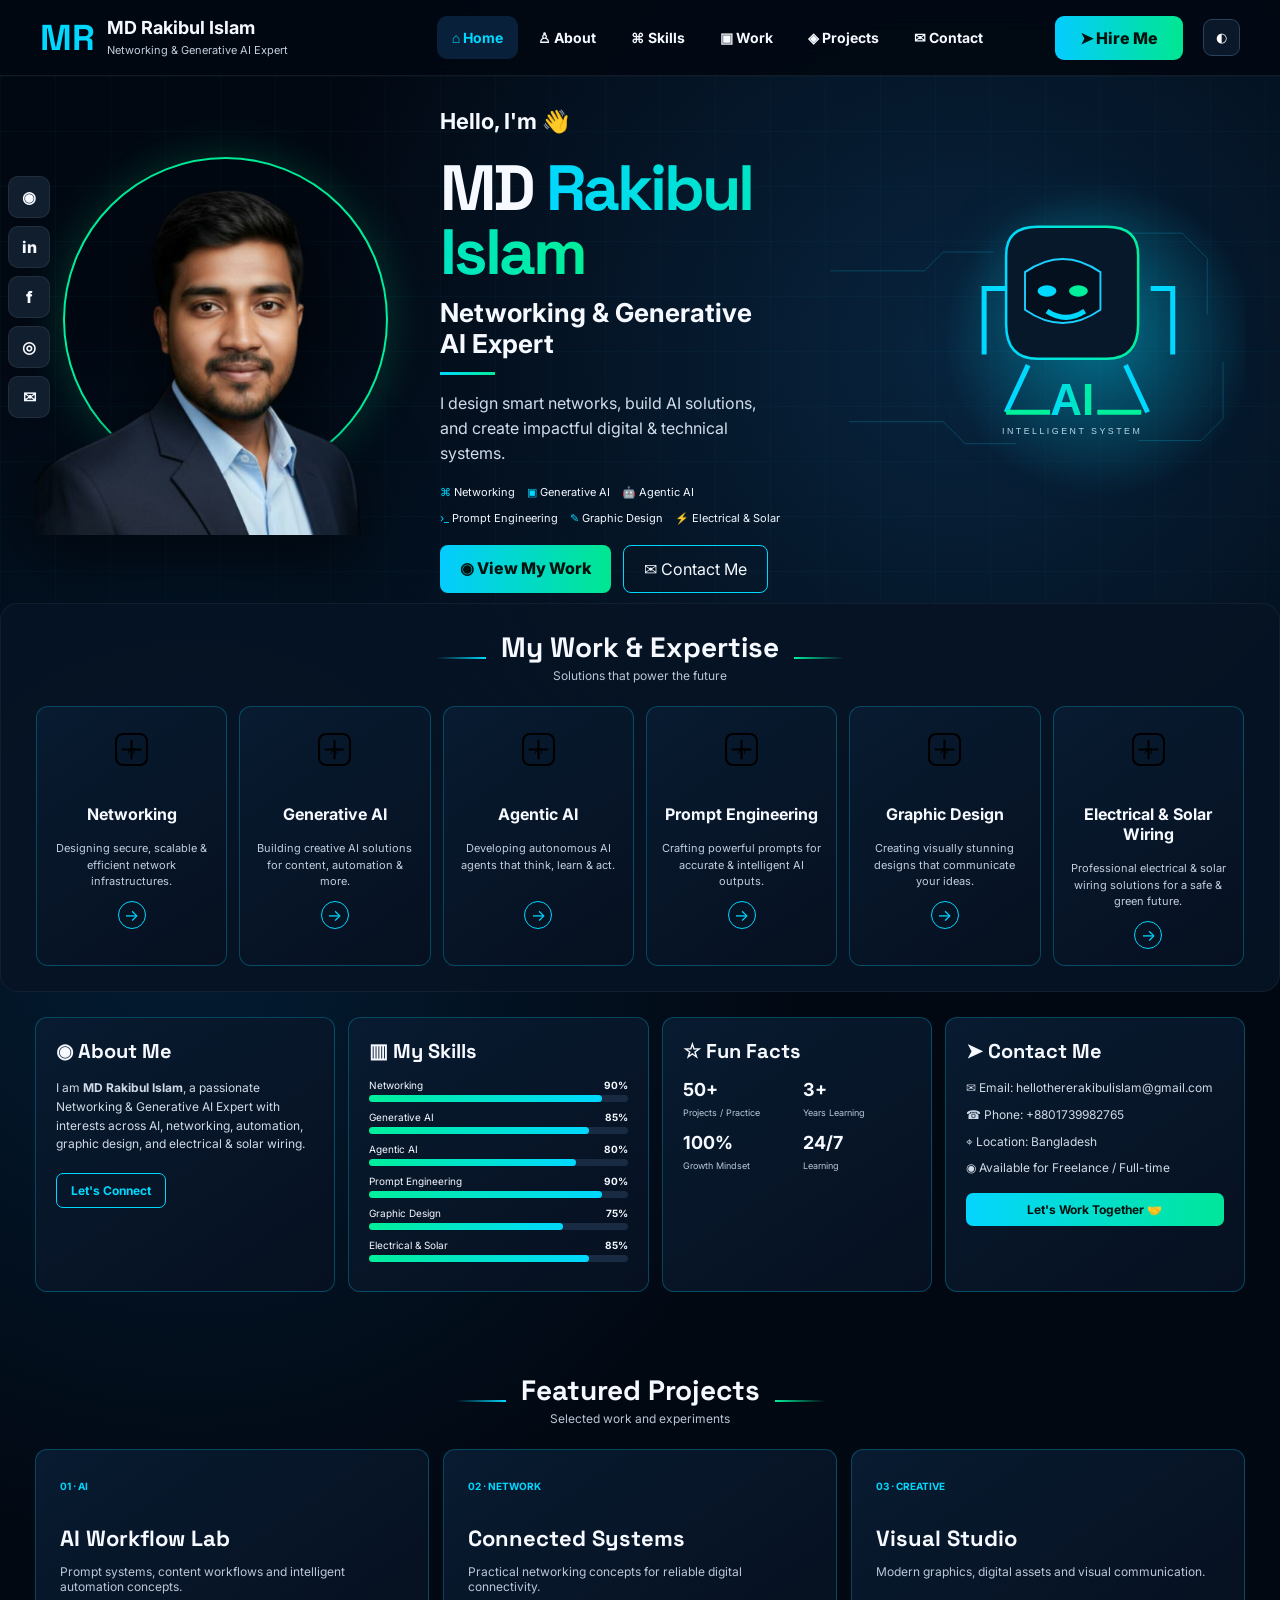
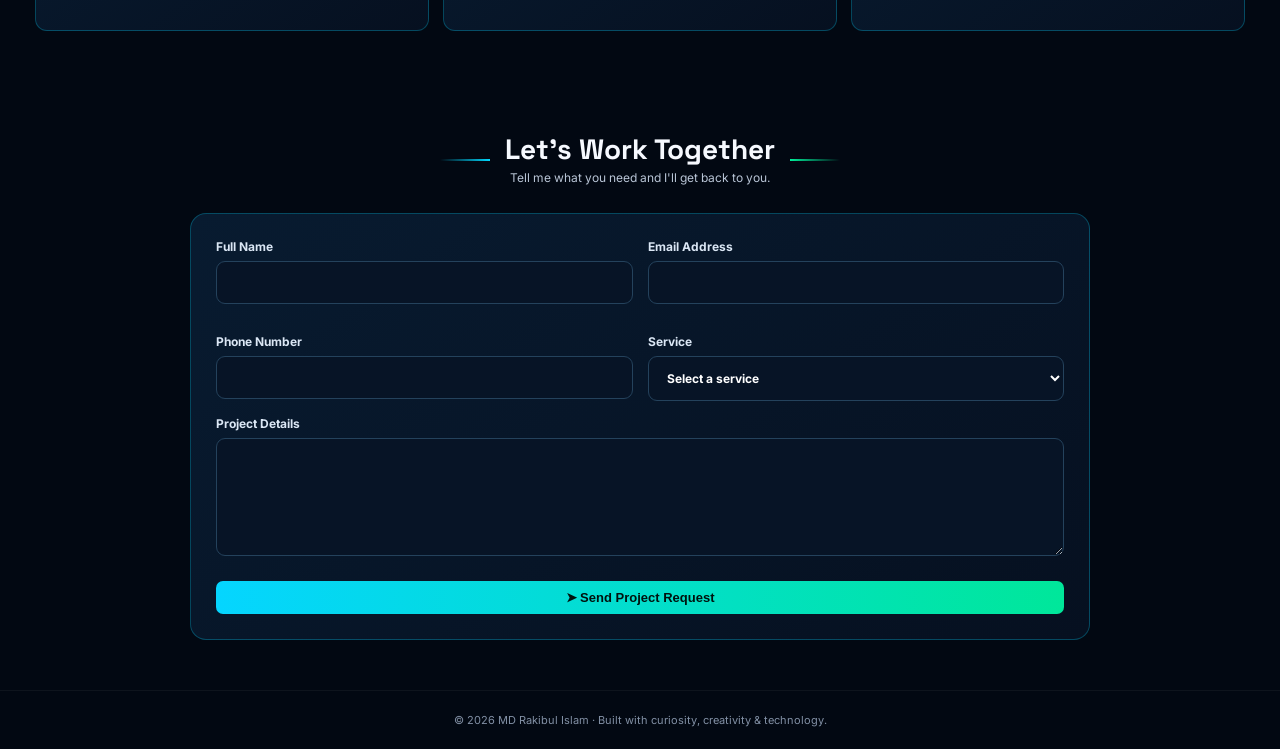
<file: index.html>
<!doctype html><html lang="en"><head><meta charset="utf-8"><meta name="viewport" content="width=device-width,initial-scale=1"><meta name="description" content="MD Rakibul Islam — Networking & Generative AI Expert"><title>MD Rakibul Islam | Networking & Generative AI</title><link rel="icon" href="assets/generative-ai.svg"><link rel="preconnect" href="https://fonts.googleapis.com"><link rel="preconnect" href="https://fonts.gstatic.com" crossorigin><link href="https://fonts.googleapis.com/css2?family=Inter:wght@400;600;700;800&family=Space+Grotesk:wght@500;600;700&display=swap" rel="stylesheet"><link rel="stylesheet" href="style.css"><style>.hire-section{margin-top:20px}.hire-form{max-width:900px;margin:25px auto;padding:25px;background:linear-gradient(145deg,#081b30,#061020);border:1px solid #00d8ff44;border-radius:16px}.form-grid{display:grid;grid-template-columns:1fr 1fr;gap:15px}.hire-form label{display:block;color:#dbe7f5;font-size:12px;font-weight:700;margin-bottom:15px}.hire-form input,.hire-form select,.hire-form textarea{width:100%;margin-top:7px;padding:13px 14px;border:1px solid #24425c;border-radius:9px;background:#071426;color:#fff;outline:none;font:inherit}.hire-form textarea{resize:vertical}.hire-form .contact-btn{cursor:pointer;font-size:13px}@media(max-width:650px){.form-grid{grid-template-columns:1fr}.hire-form{padding:18px}}</style></head><body>
<header class="nav"><a class="brand" href="#home"><span class="logo">MR</span><span><b>MD Rakibul Islam</b><small>Networking & Generative AI Expert</small></span></a><button class="menu">☰</button><nav><a class="active" href="#home">⌂ Home</a><a href="#about">♙ About</a><a href="#skills">⌘ Skills</a><a href="#work">▣ Work</a><a href="#projects">◈ Projects</a><a href="#contact">✉ Contact</a></nav><a class="hire" href="#hire-form">➤ Hire Me</a><button class="theme">◐</button></header>
<main><section id="home" class="hero"><div class="social"><a href="https://github.com/watchrakib" target="_blank">◉</a><a href="#">in</a><a href="#">f</a><a href="#">◎</a><a href="mailto:hellothererakibulislam@gmail.com">✉</a></div><div class="portrait"><div class="ring"></div><img src="assets/profile.png" alt="MD Rakibul Islam"></div><div class="copy"><p class="hello">Hello, I'm 👋</p><h1>MD <em>Rakibul Islam</em></h1><h2>Networking & Generative AI Expert</h2><div class="line"></div><p class="lead">I design smart networks, build AI solutions, and create impactful digital & technical systems.</p><div class="chips"><span>⌘ Networking</span><span>▣ Generative AI</span><span>🤖 Agentic AI</span><span>›_ Prompt Engineering</span><span>✎ Graphic Design</span><span>⚡ Electrical & Solar</span></div><div class="actions"><a class="btn primary" href="#work">◉ View My Work</a><a class="btn ghost" href="#contact">✉ Contact Me</a></div></div><div class="robot"><img src="assets/ai-robot.svg" alt="AI technology"></div></section>
<section id="work" class="section expertise"><div class="title"><span></span><div><h2>My Work & Expertise</h2><p>Solutions that power the future</p></div><span></span></div><div class="cards"><article><img src="assets/networking.svg"><h3>Networking</h3><p>Designing secure, scalable & efficient network infrastructures.</p><a href="#contact">→</a></article><article><img src="assets/generative-ai.svg"><h3>Generative AI</h3><p>Building creative AI solutions for content, automation & more.</p><a href="#contact">→</a></article><article><img src="assets/agentic-ai.svg"><h3>Agentic AI</h3><p>Developing autonomous AI agents that think, learn & act.</p><a href="#contact">→</a></article><article><img src="assets/prompt-engineering.svg"><h3>Prompt Engineering</h3><p>Crafting powerful prompts for accurate & intelligent AI outputs.</p><a href="#contact">→</a></article><article><img src="assets/graphic-design.svg"><h3>Graphic Design</h3><p>Creating visually stunning designs that communicate your ideas.</p><a href="#contact">→</a></article><article><img src="assets/electrical-solar.svg"><h3>Electrical & Solar Wiring</h3><p>Professional electrical & solar wiring solutions for a safe & green future.</p><a href="#contact">→</a></article></div></section>
<section class="lower section"><article id="about" class="panel"><h2>◉ About Me</h2><p>I am <b>MD Rakibul Islam</b>, a passionate Networking & Generative AI Expert with interests across AI, networking, automation, graphic design, and electrical & solar wiring.</p><a class="small" href="#contact">Let's Connect</a></article><article id="skills" class="panel"><h2>▥ My Skills</h2><div class="bar">Networking <b>90%</b><span><i style="width:90%"></i></span></div><div class="bar">Generative AI <b>85%</b><span><i style="width:85%"></i></span></div><div class="bar">Agentic AI <b>80%</b><span><i style="width:80%"></i></span></div><div class="bar">Prompt Engineering <b>90%</b><span><i style="width:90%"></i></span></div><div class="bar">Graphic Design <b>75%</b><span><i style="width:75%"></i></span></div><div class="bar">Electrical & Solar <b>85%</b><span><i style="width:85%"></i></span></div></article><article class="panel facts"><h2>☆ Fun Facts</h2><div class="facts-grid"><div><strong>50+</strong><small>Projects / Practice</small></div><div><strong>3+</strong><small>Years Learning</small></div><div><strong>100%</strong><small>Growth Mindset</small></div><div><strong>24/7</strong><small>Learning</small></div></div></article><article id="contact" class="panel contact"><h2>➤ Contact Me</h2><p>✉ Email: hellothererakibulislam@gmail.com</p><p>☎ Phone: +8801739982765</p><p>⌖ Location: Bangladesh</p><p>◉ Available for Freelance / Full-time</p><a class="contact-btn" href="mailto:hellothererakibulislam@gmail.com">Let's Work Together 🤝</a></article></section>
<section id="projects" class="projects section"><div class="title"><span></span><div><h2>Featured Projects</h2><p>Selected work and experiments</p></div><span></span></div><div class="project-grid"><article><b>01 · AI</b><h3>AI Workflow Lab</h3><p>Prompt systems, content workflows and intelligent automation concepts.</p></article><article><b>02 · NETWORK</b><h3>Connected Systems</h3><p>Practical networking concepts for reliable digital connectivity.</p></article><article><b>03 · CREATIVE</b><h3>Visual Studio</h3><p>Modern graphics, digital assets and visual communication.</p></article></div></section><section id="hire-form" class="hire-section section"><div class="title"><span></span><div><h2>Let's Work Together</h2><p>Tell me what you need and I'll get back to you.</p></div><span></span></div><form class="hire-form" action="https://formspree.io/f/xgawajnb" method="POST"><div class="form-grid"><label>Full Name<input type="text" name="name" required></label><label>Email Address<input type="email" name="email" required></label><label>Phone Number<input type="tel" name="phone" required></label><label>Service<select name="service" required><option value="">Select a service</option><option>Networking</option><option>Generative AI</option><option>Agentic AI</option><option>Prompt Engineering</option><option>Graphic Design</option><option>Electrical & Solar Wiring</option><option>Other</option></select></label></div><label>Project Details<textarea name="message" rows="6" required></textarea></label><input type="hidden" name="_subject" value="New Hire Me Request — MD Rakibul Islam"><button class="contact-btn" type="submit">➤ Send Project Request</button></form></section></main><footer>© 2026 MD Rakibul Islam · Built with curiosity, creativity & technology.</footer><script src="script.js"></script></body></html>
</file>
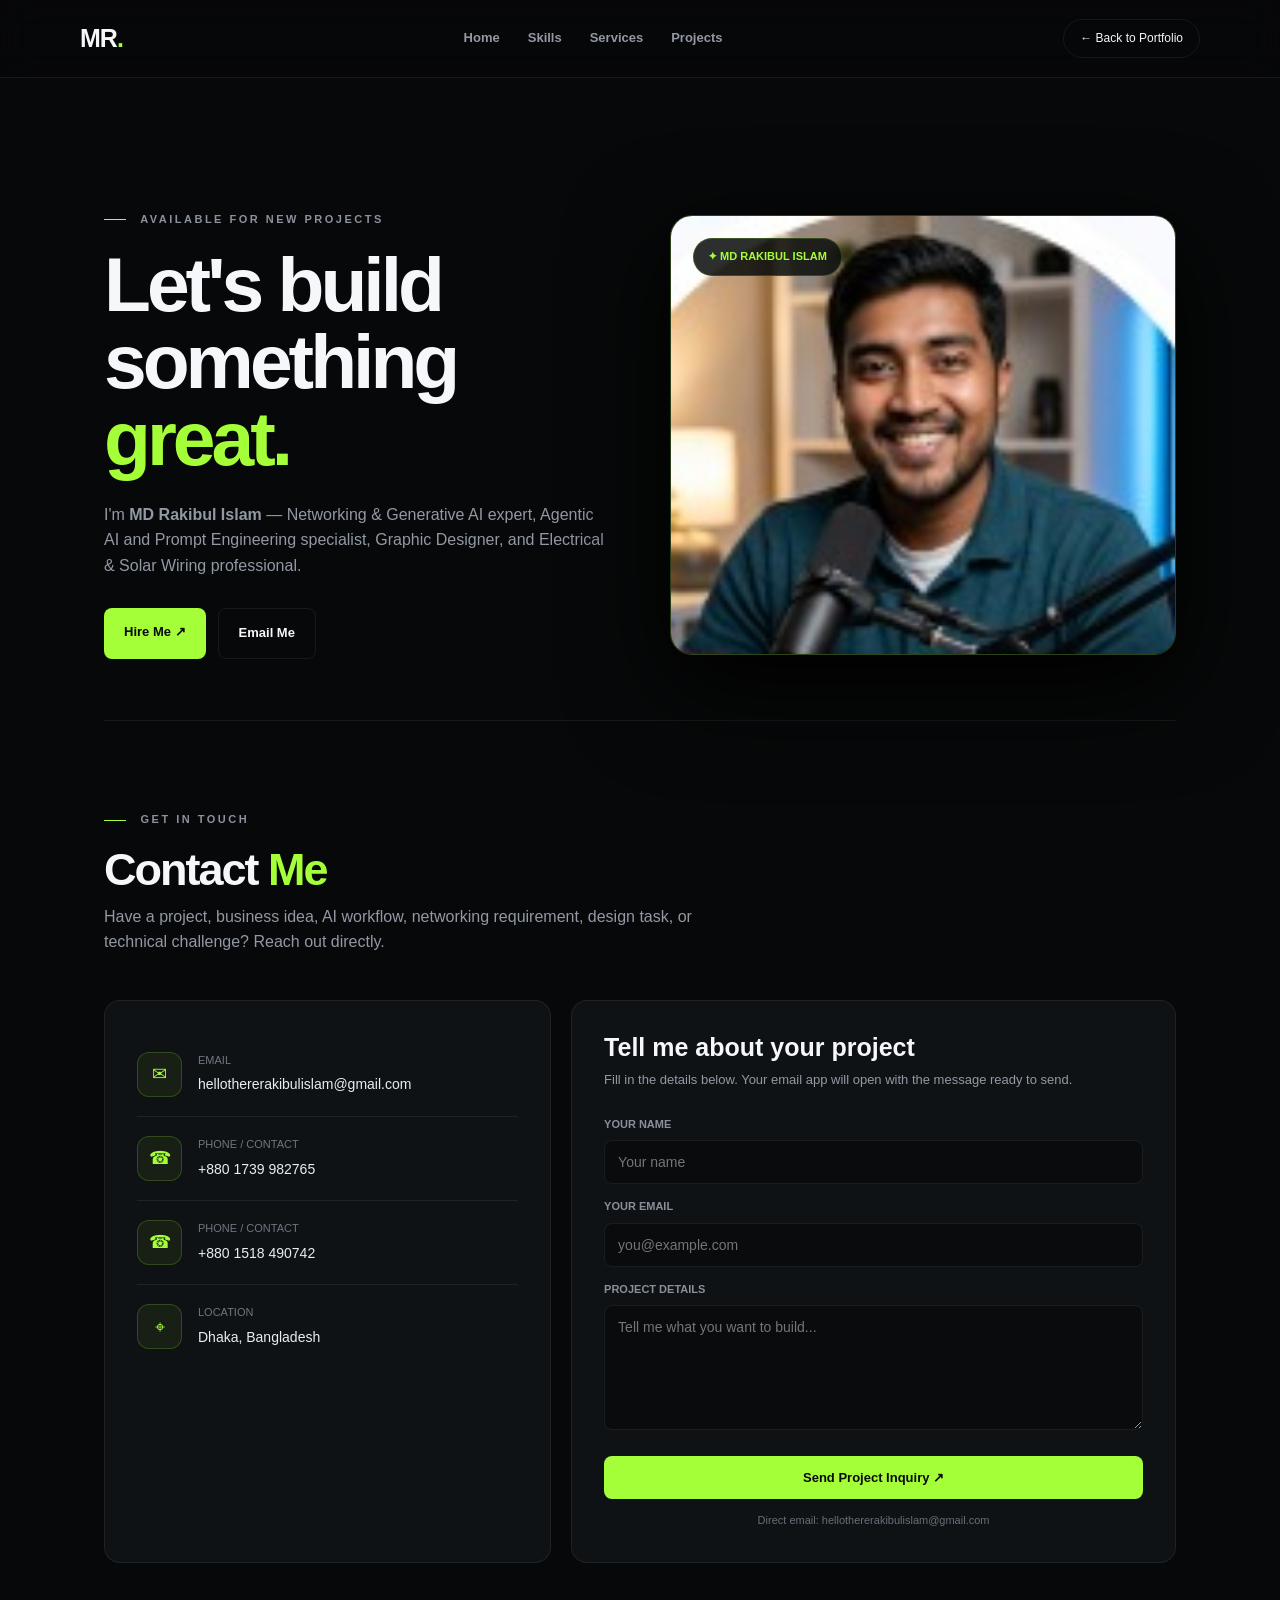
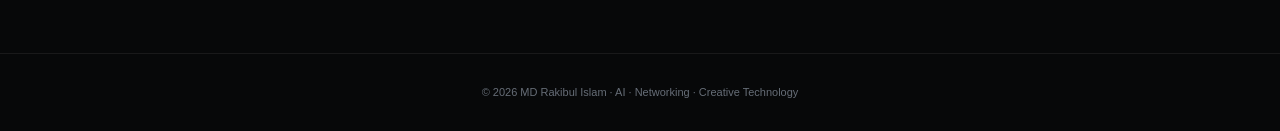
<file: hire.html>
<!DOCTYPE html>
<html lang="en">
<head>
<meta charset="UTF-8">
<meta name="viewport" content="width=device-width, initial-scale=1.0">
<title>Hire Me | MD Rakibul Islam</title>
<meta name="description" content="Hire MD Rakibul Islam for Generative AI, Agentic AI, Prompt Engineering, Networking, Graphic Design, and Electrical & Solar Wiring.">
<link rel="icon" type="image/svg+xml" href="assets/logo.svg">
<style>
:root{--bg:#070809;--card:#0f1215;--line:#ffffff12;--text:#f5f7fa;--muted:#9299a4;--green:#a5ff38}
*{box-sizing:border-box;margin:0;padding:0}
html{scroll-behavior:smooth}
body{font-family:Inter,Arial,sans-serif;background:var(--bg);color:var(--text);line-height:1.6}
a{text-decoration:none;color:inherit}
.nav{height:78px;position:fixed;top:0;left:0;right:0;z-index:10;display:flex;align-items:center;justify-content:space-between;padding:0 max(22px,calc((100vw - 1120px)/2));background:#070809dd;backdrop-filter:blur(16px);border-bottom:1px solid var(--line)}
.logo{font:700 25px Arial;letter-spacing:-1px}.logo span{color:var(--green)}
.navlinks{display:flex;gap:28px;color:var(--muted);font-size:13px;font-weight:700}.navlinks a:hover{color:#fff}
.back{border:1px solid var(--line);padding:9px 16px;border-radius:25px;font-size:12px}
main{max-width:1120px;margin:auto;padding:150px 24px 90px}
.hero{display:grid;grid-template-columns:1fr 1fr;gap:60px;align-items:center;min-height:570px}
.eyebrow{font-size:11px;letter-spacing:2.5px;color:#8b929c;font-weight:800;margin-bottom:18px}.eyebrow i{display:inline-block;width:22px;height:1px;background:var(--green);vertical-align:middle;margin-right:9px}
h1{font:700 clamp(48px,6vw,78px)/1 "Arial";letter-spacing:-4px;margin-bottom:25px}
h1 em{font-style:normal;color:var(--green)}
.intro{max-width:560px;color:var(--muted);font-size:16px;margin-bottom:30px}
.btns{display:flex;gap:12px;flex-wrap:wrap}
.btn{padding:14px 20px;border-radius:8px;font-size:13px;font-weight:800}.primary{background:var(--green);color:#080a08}.secondary{border:1px solid var(--line)}
.profile{height:440px;border-radius:22px;border:1px solid #a5ff3830;background:linear-gradient(145deg,#151a14,#0b0d0f);position:relative;overflow:hidden;display:flex;align-items:flex-end;justify-content:center;box-shadow:0 30px 100px #000}
.profile img{height:100%;width:100%;object-fit:cover;object-position:center top}
.badge{position:absolute;top:22px;left:22px;background:#0c0f0ddd;border:1px solid #a5ff3830;border-radius:30px;padding:9px 14px;font-size:11px;font-weight:800;color:var(--green)}
.contact-section{border-top:1px solid var(--line);padding-top:90px}
.title{font:700 45px/1 Arial;letter-spacing:-2px;margin-bottom:12px}.title em{color:var(--green);font-style:normal}
.subtitle{color:var(--muted);max-width:650px;margin-bottom:45px}
.grid{display:grid;grid-template-columns:.85fr 1.15fr;gap:20px}
.card{background:var(--card);border:1px solid var(--line);border-radius:16px;padding:32px}
.contact-item{display:flex;gap:16px;align-items:center;padding:19px 0;border-bottom:1px solid var(--line)}
.contact-item:last-child{border-bottom:0}.icon{width:45px;height:45px;border-radius:12px;background:#a5ff3810;border:1px solid #a5ff3830;display:grid;place-items:center;color:var(--green);font-size:18px}.contact-item small{display:block;color:#6f7680;font-size:11px;margin-bottom:2px}.contact-item a,.contact-item span{font-size:14px;color:#e9edf2;word-break:break-word}.contact-item a:hover{color:var(--green)}
.form h3{font:600 25px Arial;margin-bottom:8px}.form p{color:var(--muted);font-size:13px;margin-bottom:25px}
label{font-size:11px;color:#89909a;font-weight:700;display:block;margin:14px 0 7px}input,textarea{width:100%;background:#090b0d;color:#fff;border:1px solid var(--line);border-radius:8px;padding:13px;font:14px Arial;outline:none}input:focus,textarea:focus{border-color:#a5ff3850}textarea{min-height:125px;resize:vertical}
.submit{margin-top:18px;border:0;cursor:pointer;width:100%;font-size:13px}
.note{margin-top:13px;color:#686f79;font-size:11px;text-align:center}
footer{border-top:1px solid var(--line);padding:30px 24px;text-align:center;color:#666d77;font-size:11px}
@media(max-width:800px){.navlinks{display:none}.hero,.grid{grid-template-columns:1fr}.hero{padding-top:20px}.profile{height:390px}.contact-section{padding-top:65px}h1{letter-spacing:-2px}}
</style>
</head>
<body>
<header class="nav">
  <a href="index.html" class="logo">MR<span>.</span></a>
  <nav class="navlinks">
    <a href="index.html">Home</a><a href="index.html#skills">Skills</a><a href="index.html#services">Services</a><a href="index.html#projects">Projects</a>
  </nav>
  <a class="back" href="index.html">← Back to Portfolio</a>
</header>

<main>
<section class="hero">
  <div>
    <div class="eyebrow"><i></i> AVAILABLE FOR NEW PROJECTS</div>
    <h1>Let's build something <em>great.</em></h1>
    <p class="intro">I'm <strong>MD Rakibul Islam</strong> — Networking & Generative AI expert, Agentic AI and Prompt Engineering specialist, Graphic Designer, and Electrical & Solar Wiring professional.</p>
    <div class="btns">
      <a class="btn primary" href="#contact">Hire Me ↗</a>
      <a class="btn secondary" href="mailto:hellothererakibulislam@gmail.com">Email Me</a>
    </div>
  </div>
  <div class="profile">
    <div class="badge">✦ MD RAKIBUL ISLAM</div>
    <img src="assets/rakibul-profile.jpg" alt="MD Rakibul Islam">
  </div>
</section>

<section id="contact" class="contact-section">
  <div class="eyebrow"><i></i> GET IN TOUCH</div>
  <h2 class="title">Contact <em>Me</em></h2>
  <p class="subtitle">Have a project, business idea, AI workflow, networking requirement, design task, or technical challenge? Reach out directly.</p>

  <div class="grid">
    <div class="card">
      <div class="contact-item"><div class="icon">✉</div><div><small>EMAIL</small><a href="mailto:hellothererakibulislam@gmail.com">hellothererakibulislam@gmail.com</a></div></div>
      <div class="contact-item"><div class="icon">☎</div><div><small>PHONE / CONTACT</small><a href="tel:+8801739982765">+880 1739 982765</a></div></div>
      <div class="contact-item"><div class="icon">☎</div><div><small>PHONE / CONTACT</small><a href="tel:+8801518490742">+880 1518 490742</a></div></div>
      <div class="contact-item"><div class="icon">⌖</div><div><small>LOCATION</small><span>Dhaka, Bangladesh</span></div></div>
    </div>

    <div class="card form">
      <h3>Tell me about your project</h3>
      <p>Fill in the details below. Your email app will open with the message ready to send.</p>
      <form onsubmit="sendMail(event)">
        <label for="name">YOUR NAME</label><input id="name" required placeholder="Your name">
        <label for="email">YOUR EMAIL</label><input id="email" type="email" required placeholder="you@example.com">
        <label for="message">PROJECT DETAILS</label><textarea id="message" required placeholder="Tell me what you want to build..."></textarea>
        <button class="btn primary submit" type="submit">Send Project Inquiry ↗</button>
      </form>
      <div class="note">Direct email: hellothererakibulislam@gmail.com</div>
    </div>
  </div>
</section>
</main>

<footer>© <span id="year"></span> MD Rakibul Islam · AI · Networking · Creative Technology</footer>
<script>
document.getElementById('year').textContent=new Date().getFullYear();
function sendMail(e){
  e.preventDefault();
  const n=document.getElementById('name').value.trim();
  const em=document.getElementById('email').value.trim();
  const m=document.getElementById('message').value.trim();
  const subject=encodeURIComponent('New Project Inquiry — '+n);
  const body=encodeURIComponent('Name: '+n+'\\nEmail: '+em+'\\n\\nProject Details:\\n'+m);
  window.location.href='mailto:hellothererakibulislam@gmail.com?subject='+subject+'&body='+body;
}
</script>
</body>
</html>
</file>
<file: style.css>
:root{--bg:#020812;--panel:#071426;--text:#f6f9ff;--muted:#bdc8d9;--cyan:#00d8ff;--green:#00ef9a;--line:#00d8ff44;--max:1500px}*{box-sizing:border-box}html{scroll-behavior:smooth}body{margin:0;background:radial-gradient(circle at 75% 15%,#08243e,transparent 30%),radial-gradient(circle at 15% 40%,#031c32,transparent 35%),var(--bg);color:var(--text);font-family:Inter,sans-serif}a{text-decoration:none;color:inherit}.nav{height:76px;position:sticky;top:0;z-index:20;display:flex;align-items:center;gap:20px;padding:0 40px;background:#020812e8;backdrop-filter:blur(16px);border-bottom:1px solid #ffffff12}.brand{display:flex;align-items:center;gap:12px;min-width:340px}.logo{font:800 36px Space Grotesk;color:var(--cyan)}.brand b{display:block;font-size:18px}.brand small{font-size:11px;color:#c2cddd}nav{display:flex;justify-content:center;gap:5px;flex:1}nav a{padding:13px 15px;border-radius:10px;font-weight:700;font-size:14px}nav a:hover,nav a.active{background:#082039;color:var(--cyan)}.hire,.primary,.contact-btn{background:linear-gradient(90deg,#04ccff,#00e691);color:#00120e;font-weight:800}.hire{padding:12px 25px;border-radius:9px}.theme,.menu{background:#0b1829;border:1px solid #28425c;color:white;border-radius:9px;padding:10px 12px}.menu{display:none}.hero{max-width:var(--max);min-height:515px;margin:auto;display:grid;grid-template-columns:380px 1fr 440px;align-items:center;gap:25px;padding:10px 35px;position:relative;overflow:hidden}.hero:before{content:'';position:absolute;inset:0;background-image:linear-gradient(#00d8ff08 1px,transparent 1px),linear-gradient(90deg,#00d8ff08 1px,transparent 1px);background-size:55px 55px}.social{position:absolute;left:8px;top:100px;z-index:4;display:grid;gap:8px}.social a{width:42px;height:42px;display:grid;place-items:center;border-radius:10px;background:#111e2d;border:1px solid #ffffff12;font-weight:800}.portrait{height:425px;display:flex;justify-content:center;align-items:flex-end;position:relative;z-index:2}.portrait img{height:415px;max-width:100%;object-fit:contain;z-index:2;filter:drop-shadow(0 18px 35px #0008)}.ring{position:absolute;width:325px;height:325px;border:2px solid var(--green);border-radius:50%;top:30px;box-shadow:0 0 45px #00ef9a33}.copy{z-index:3}.hello{font-size:22px;font-weight:700}.hero h1{font:700 clamp(44px,5vw,66px)/1 Space Grotesk;letter-spacing:-3px;margin:0}.hero h1 em{font-style:normal;background:linear-gradient(90deg,var(--cyan),var(--green));-webkit-background-clip:text;color:transparent}.hero h2{font-size:26px;margin:13px 0}.line{width:55px;height:3px;background:linear-gradient(90deg,var(--cyan),var(--green))}.lead{max-width:600px;color:#d2dceb;line-height:1.55}.chips{display:flex;flex-wrap:wrap;gap:12px;margin:20px 0}.chips span{font-size:11px;color:#f3f7ff}.chips span::first-letter{color:var(--cyan)}.actions{display:flex;gap:12px}.btn{padding:13px 20px;border-radius:8px;display:inline-block}.ghost{border:1px solid var(--cyan)}.robot{height:425px;display:grid;place-items:center}.robot img{width:100%;max-height:420px;filter:drop-shadow(0 0 30px #00d8ff22)}.section{max-width:var(--max);margin:auto;padding:25px 35px}.expertise{background:#061324f2;border:1px solid #ffffff0d;border-radius:18px}.title{display:flex;justify-content:center;align-items:center;gap:15px;text-align:center}.title>span{width:50px;height:2px;background:linear-gradient(90deg,transparent,var(--cyan))}.title>span:last-child{background:linear-gradient(90deg,var(--green),transparent)}.title h2{font:700 28px Space Grotesk;margin:0}.title p{margin:3px;color:#b9c5d6;font-size:12px}.cards{display:grid;grid-template-columns:repeat(6,1fr);gap:12px;margin-top:20px}.cards article,.panel,.project-grid article{background:linear-gradient(145deg,#081b30,#061020);border:1px solid var(--line);border-radius:12px}.cards article{min-height:215px;text-align:center;padding:16px 12px}.cards img{width:45px;height:45px;margin:4px auto 12px;color:var(--cyan)}.cards h3{font-size:16px}.cards p{font-size:11px;color:#c2cede;line-height:1.5;min-height:50px}.cards a{display:grid;place-items:center;width:28px;height:28px;border:1px solid var(--cyan);border-radius:50%;margin:auto;color:var(--cyan)}.lower{display:grid;grid-template-columns:1fr 1fr .9fr 1fr;gap:13px}.panel{padding:20px;min-height:205px}.panel h2{font:700 20px Space Grotesk;margin:0 0 15px}.panel p{font-size:12px;line-height:1.55;color:#d0d9e6}.small,.contact-btn{display:inline-block;padding:9px 14px;border:1px solid var(--cyan);border-radius:7px;color:var(--cyan);font-size:12px;font-weight:700;margin-top:7px}.bar{font-size:10px;margin:9px 0}.bar b{float:right}.bar span{display:block;height:7px;background:#182b42;border-radius:10px;margin-top:4px}.bar i{display:block;height:100%;background:linear-gradient(90deg,var(--green),var(--cyan));border-radius:10px}.facts-grid{display:grid;grid-template-columns:1fr 1fr;gap:12px}.facts-grid strong{display:block;font-size:18px}.facts-grid small{font-size:9px;color:#bac6d8}.contact p{margin:8px 0}.contact-btn{width:100%;text-align:center;background:linear-gradient(90deg,#05d5ff,#00e79a);color:#00120e;border:0}.projects{padding:55px 35px}.project-grid{display:grid;grid-template-columns:repeat(3,1fr);gap:14px;margin-top:20px}.project-grid article{padding:24px;min-height:155px}.project-grid b{font-size:10px;color:var(--cyan)}.project-grid h3{font:700 22px Space Grotesk;margin:30px 0 8px}.project-grid p{font-size:12px;color:#bcc7d8}footer{text-align:center;padding:22px;border-top:1px solid #ffffff0c;color:#8290a5;font-size:11px}@media(max-width:1120px){.brand{min-width:auto}.brand small{display:none}.hero{grid-template-columns:320px 1fr}.robot{display:none}.cards{grid-template-columns:repeat(3,1fr)}.lower{grid-template-columns:1fr 1fr}}@media(max-width:760px){.nav{padding:0 15px}.nav nav,.nav .hire{display:none}.menu{display:block;margin-left:auto}.hero{grid-template-columns:1fr;text-align:center;padding:30px 20px 0}.portrait{order:2;height:330px}.portrait img{height:320px}.ring{width:255px;height:255px}.copy{order:1}.hero h1{font-size:42px}.hero h2{font-size:20px}.lead{margin:auto}.chips{justify-content:center}.actions{justify-content:center;flex-wrap:wrap}.cards,.lower{grid-template-columns:1fr 1fr}.section{padding:20px 14px}.project-grid{grid-template-columns:1fr}}@media(max-width:470px){.cards,.lower{grid-template-columns:1fr}.hero h1{font-size:36px}.title h2{font-size:22px}}
</file>
